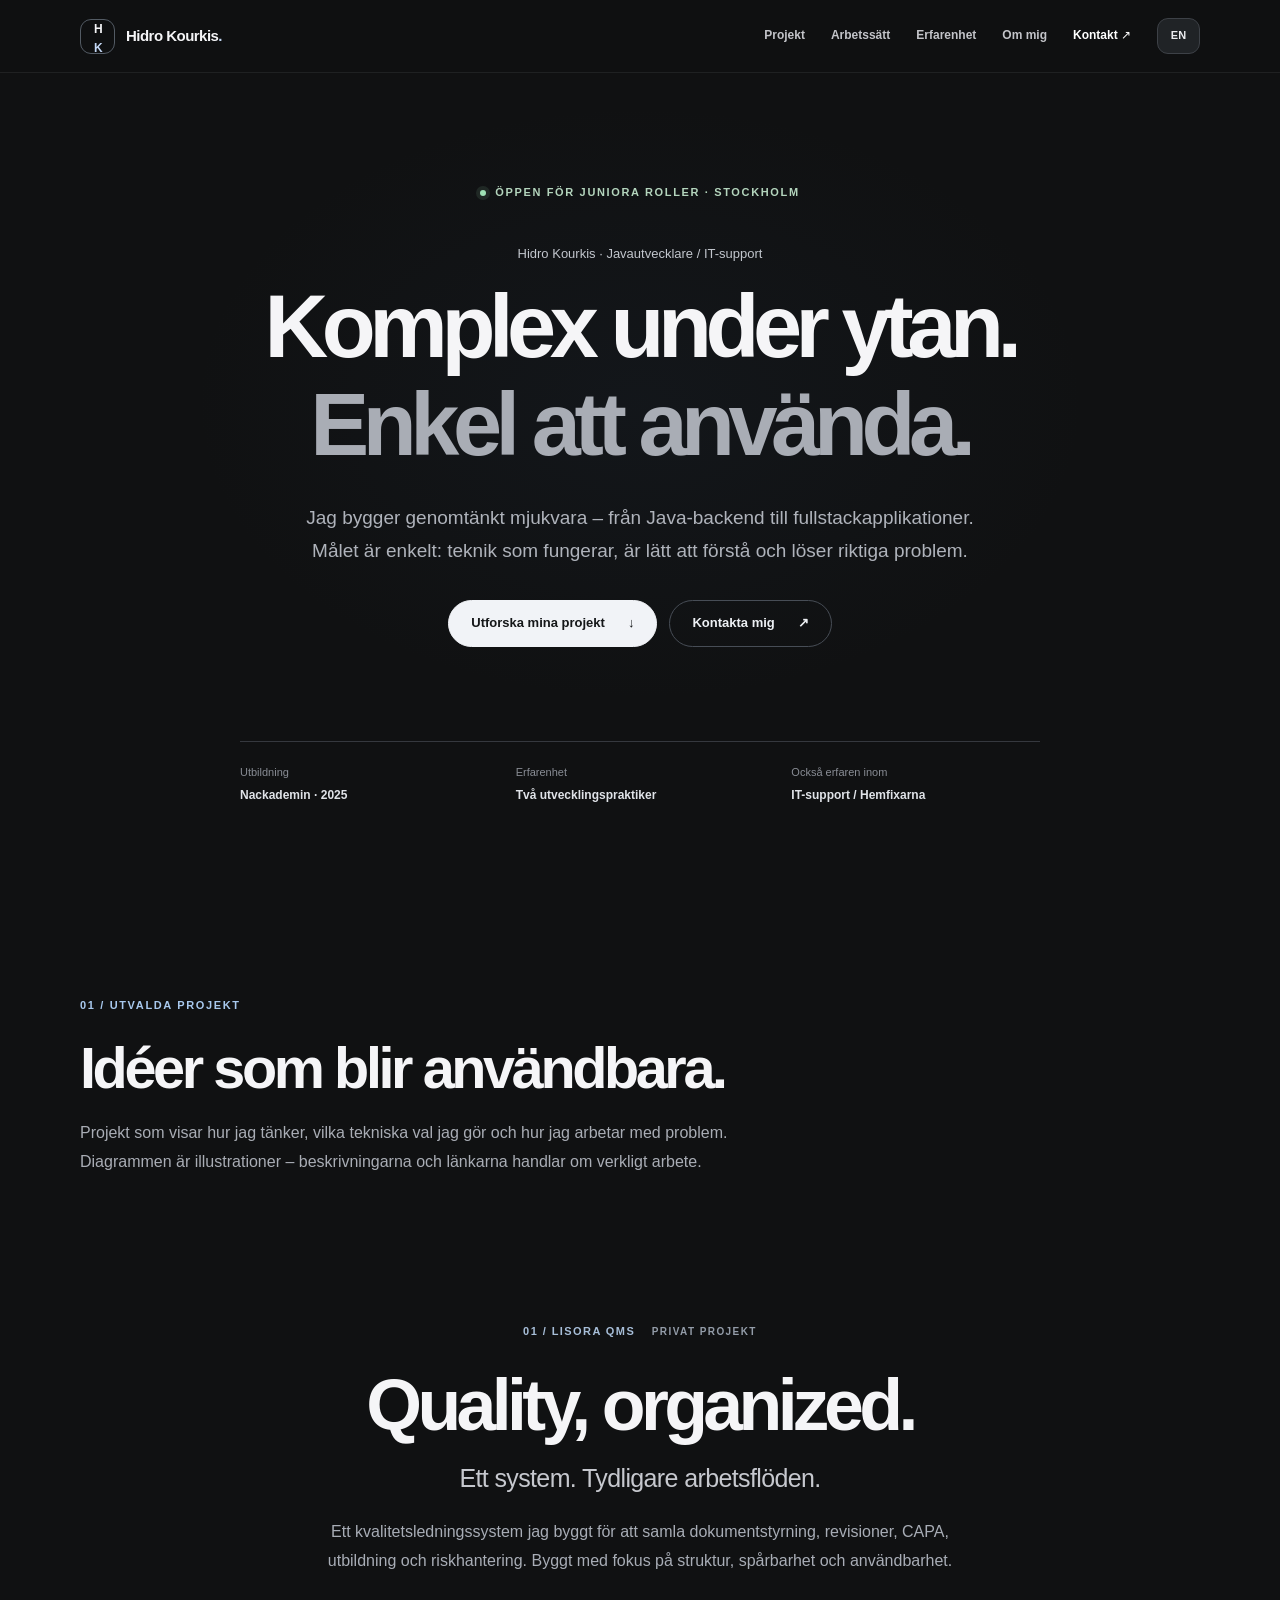
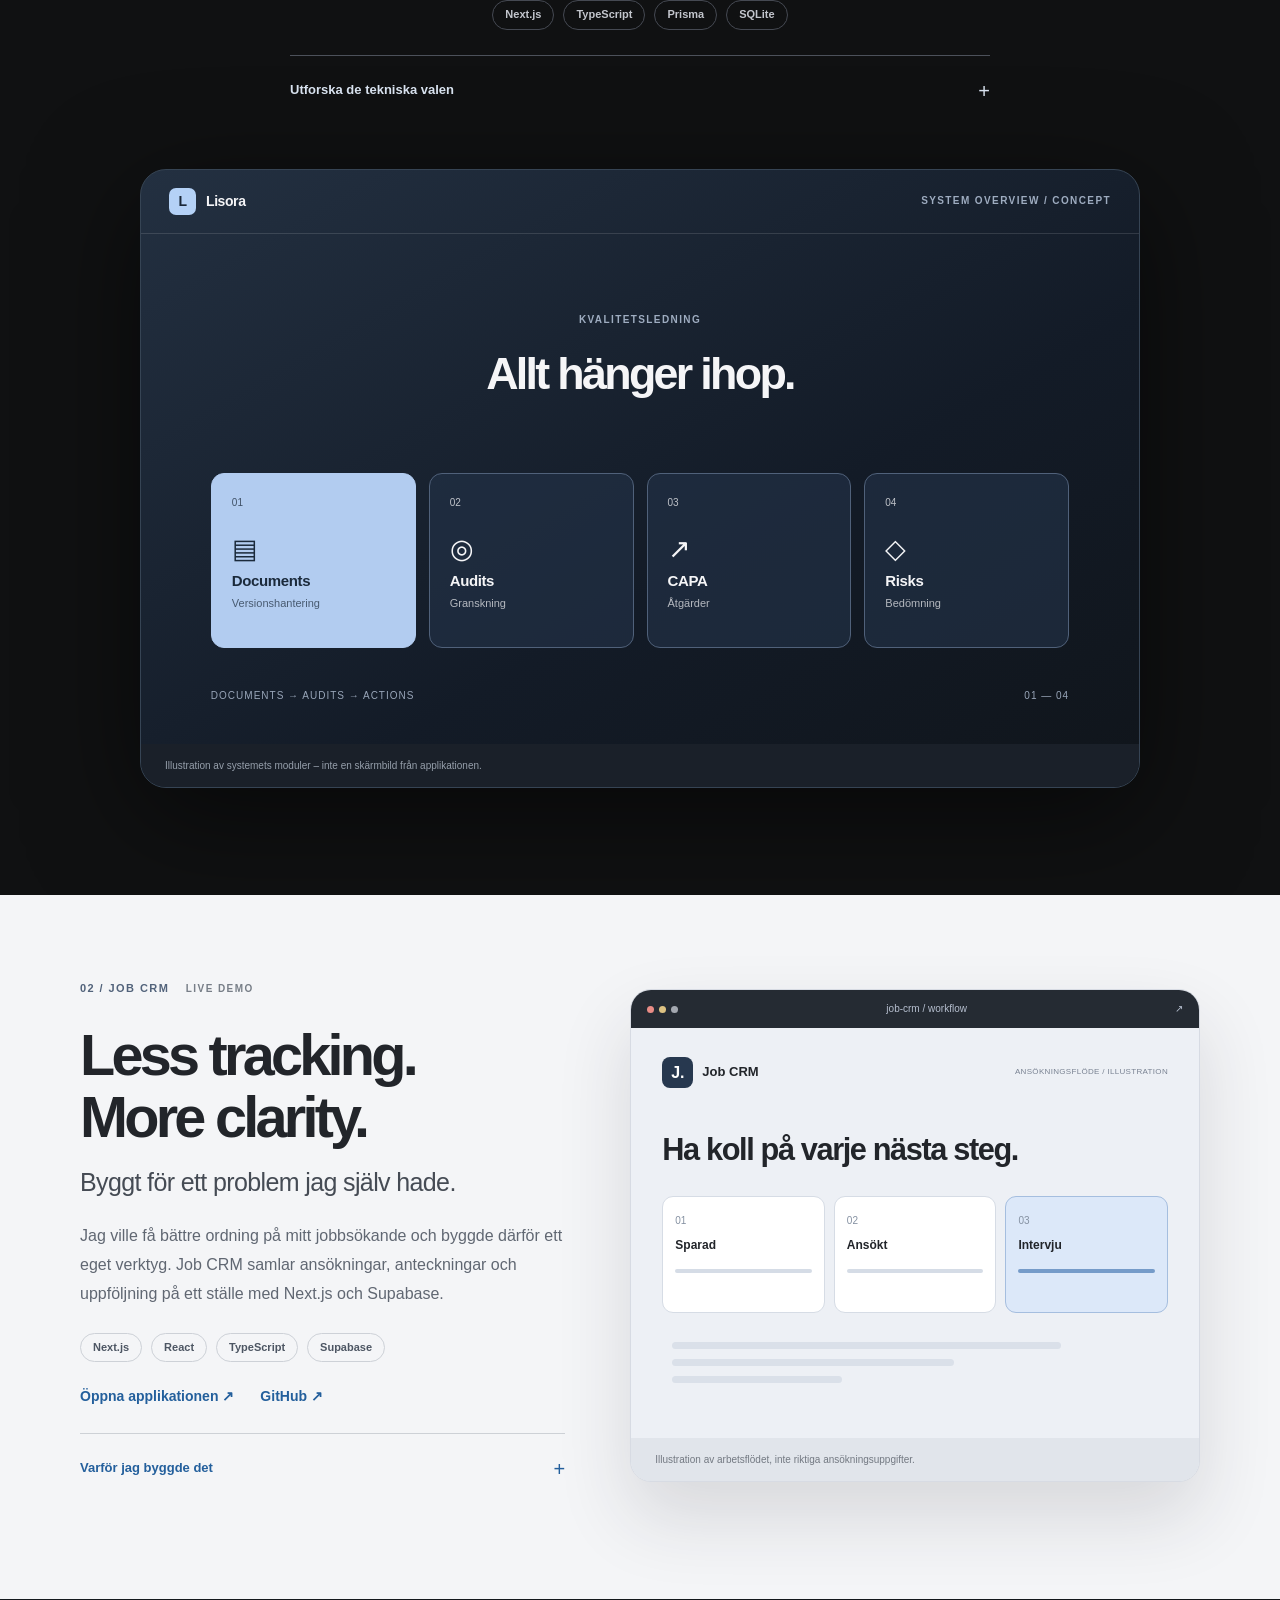
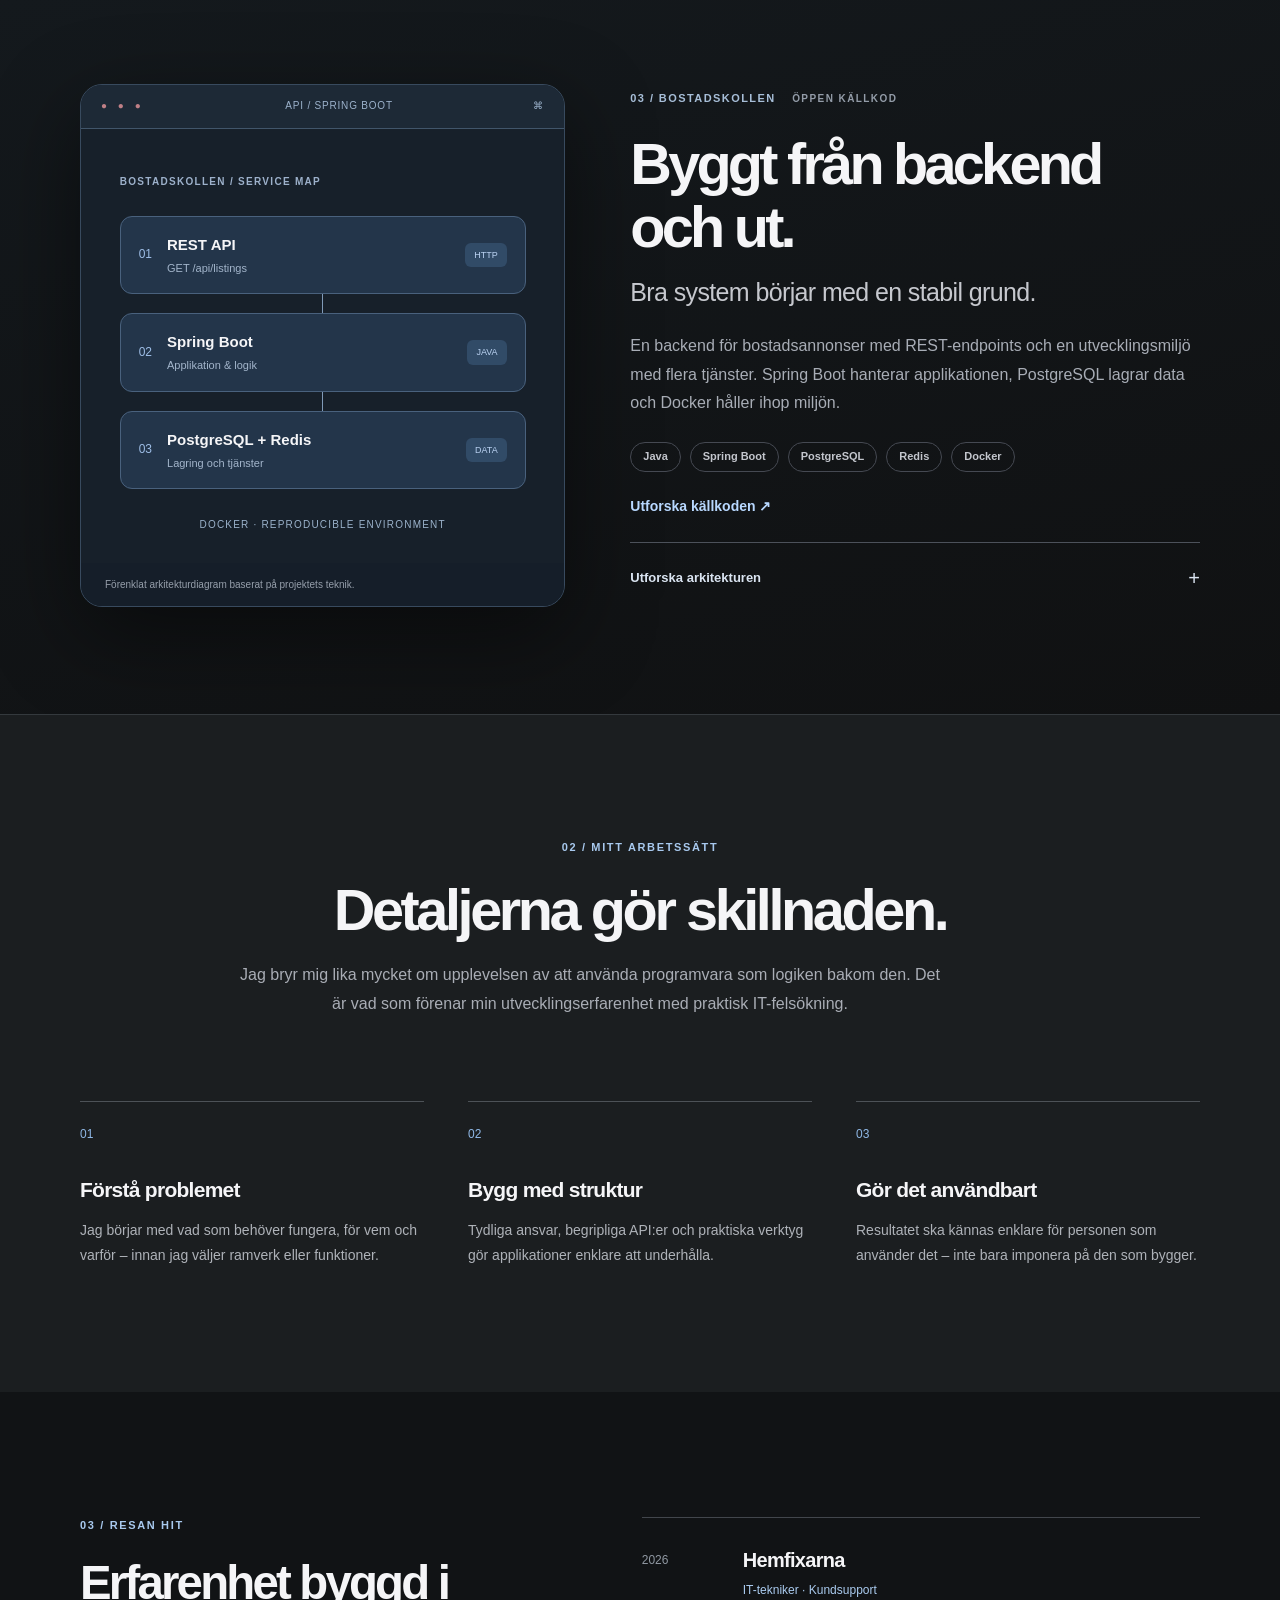
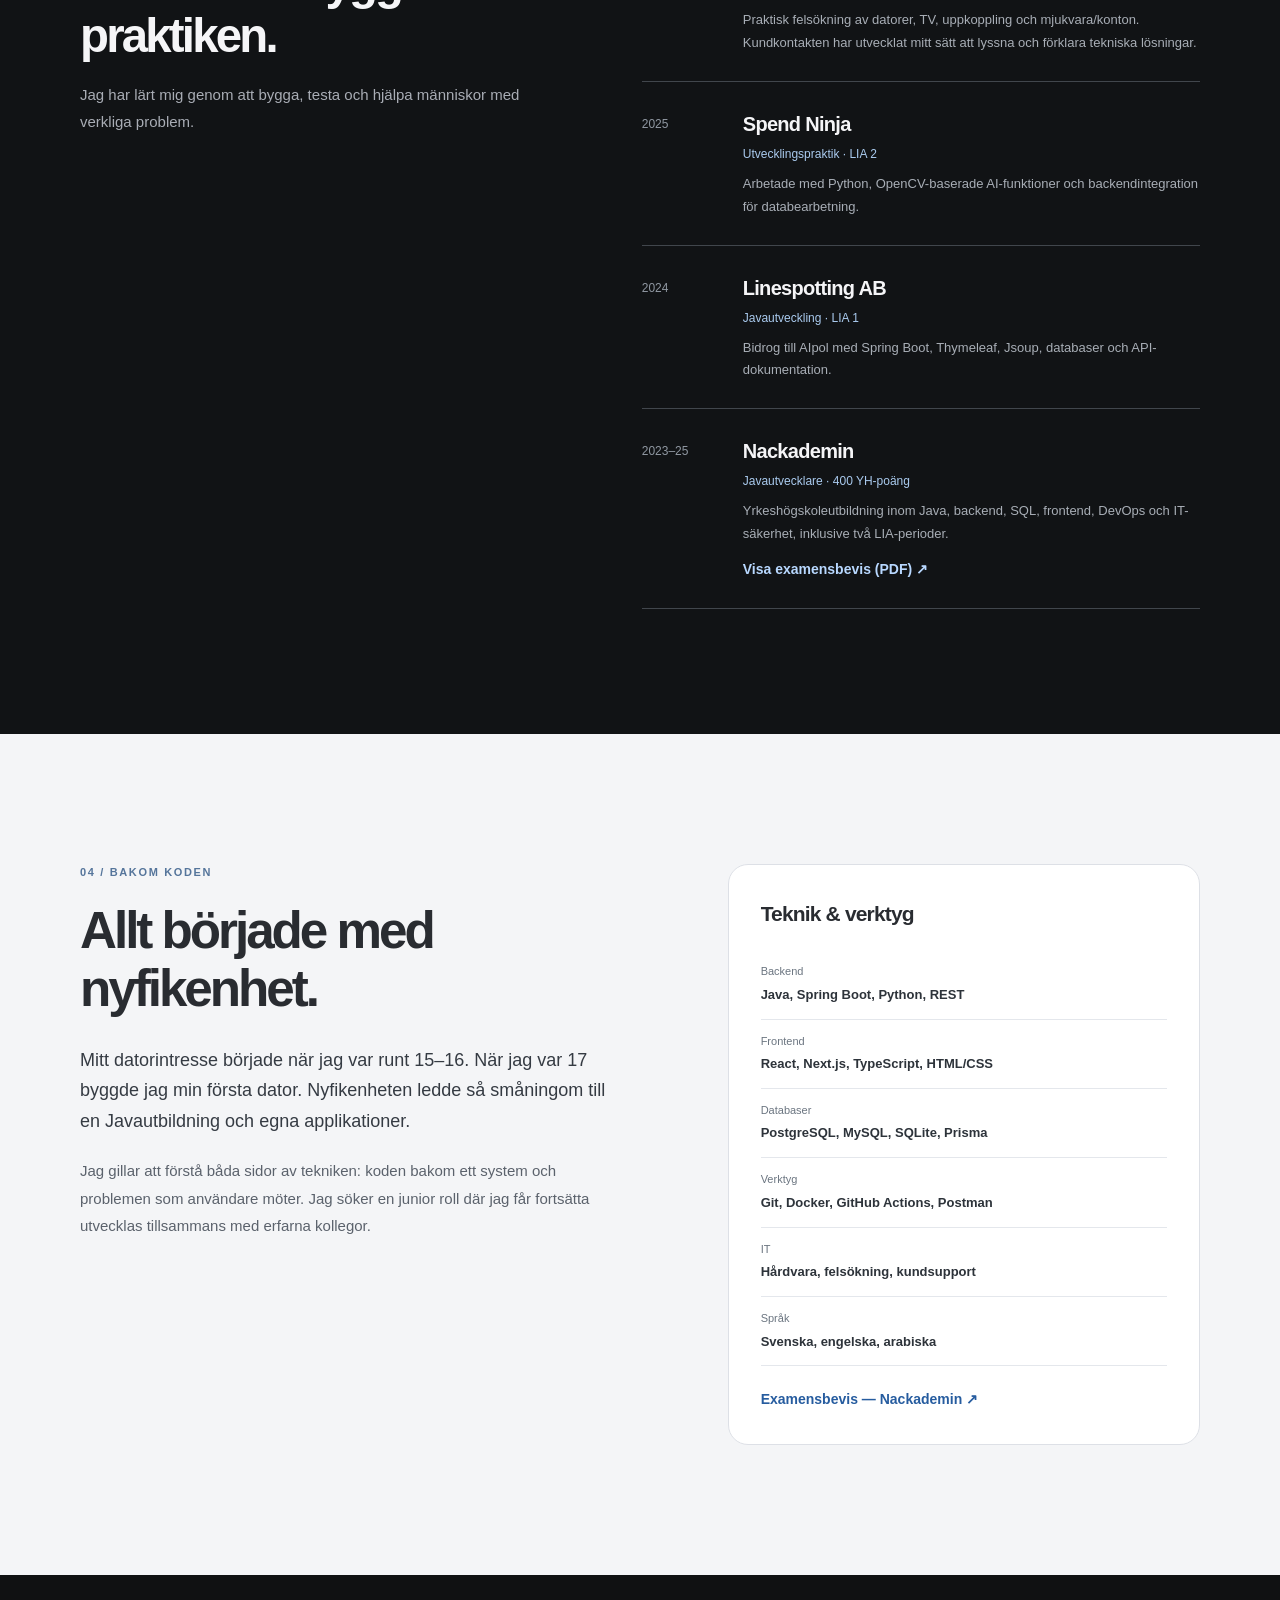
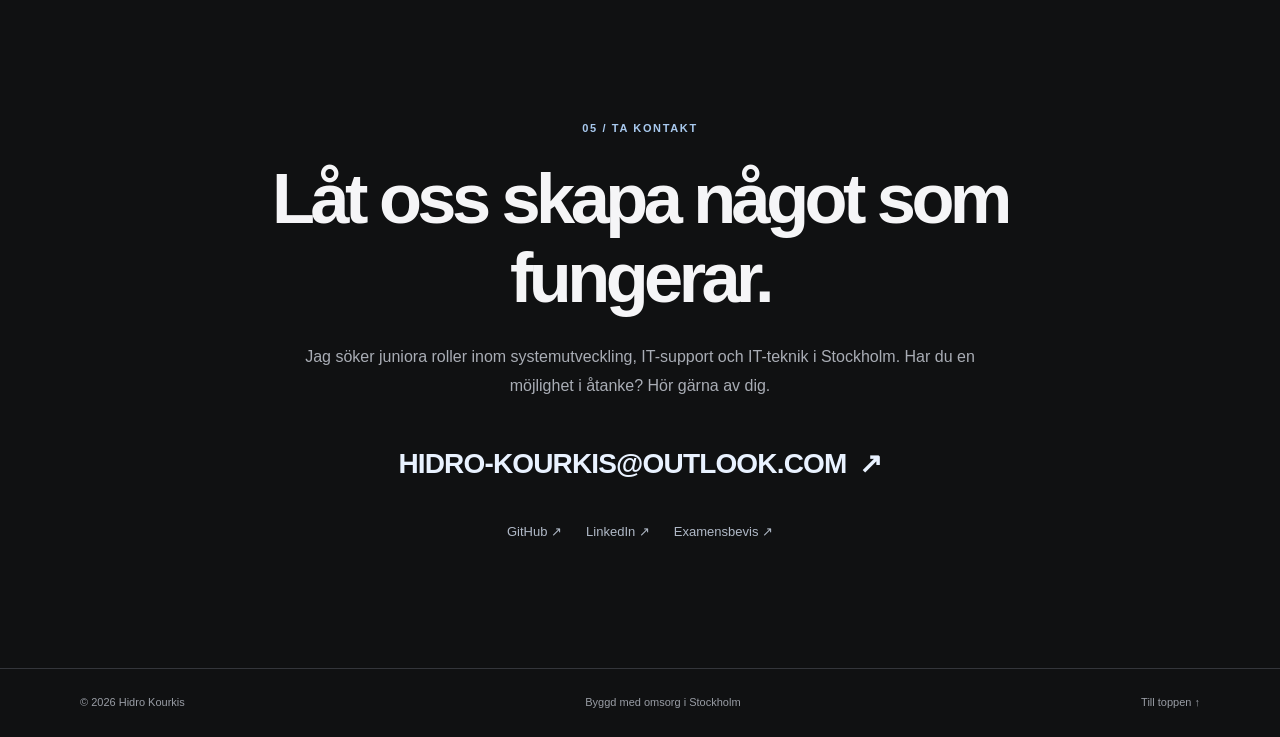
<file: index.html>
<!doctype html>
<html lang="sv">
<head>
  <meta charset="utf-8">
  <meta name="viewport" content="width=device-width, initial-scale=1">
  <meta name="theme-color" content="#101112">
  <meta name="description" content="Hidro Kourkis — Javautvecklare från Nackademin med erfarenhet av Spring Boot, fullstackutveckling, AI-integration och IT-support. Projekt och erfarenhet i Stockholm.">
  <link rel="canonical" href="https://portfolio-eight-sand-2xd99wvahs.vercel.app/">
  <meta property="og:type" content="website">
  <meta property="og:site_name" content="Hidro Kourkis — Portfolio">
  <meta property="og:title" content="Hidro Kourkis — Java Developer &amp; IT Support">
  <meta property="og:description" content="Utveckling med fokus på enkelhet, struktur och användbarhet. Se verkliga projekt, erfarenhet och utbildning.">
  <meta property="og:url" content="https://portfolio-eight-sand-2xd99wvahs.vercel.app/">
  <meta name="twitter:card" content="summary">
  <link rel="icon" href="data:image/svg+xml,%3Csvg xmlns='http://www.w3.org/2000/svg' viewBox='0 0 64 64'%3E%3Crect width='64' height='64' rx='17' fill='%23101112'/%3E%3Ctext x='10' y='43' font-family='Arial' font-size='29' font-weight='bold' fill='%23ebedef'%3EHK%3C/text%3E%3C/svg%3E">
  <link rel="stylesheet" href="v4.css">
  <script src="v4.js" defer></script>
  <script type="application/ld+json">
  {"@context":"https://schema.org","@type":"Person","name":"Hidro Kourkis","jobTitle":"Junior Java Developer","address":{"@type":"PostalAddress","addressLocality":"Stockholm","addressCountry":"SE"},"alumniOf":{"@type":"CollegeOrUniversity","name":"Nackademin"},"sameAs":["https://github.com/officialHkGG","https://www.linkedin.com/in/hidro-kourkis-462089275/"],"knowsAbout":["Java","Spring Boot","React","TypeScript","PostgreSQL","Docker","IT support"]}
  </script>
  <title>Hidro Kourkis — Javautvecklare &amp; IT-support, Stockholm</title>
</head>
<body>
  <a class="skip-link" href="#main" data-en="Skip to content">Hoppa till innehållet</a>
  <header class="site-header" id="site-header">
    <div class="container nav-shell">
      <a href="#top" class="wordmark" aria-label="Hidro Kourkis — startsida">
        <span class="monogram" aria-hidden="true">H<span class="mark-k">K</span></span>
        <span>Hidro Kourkis<span class="period">.</span></span>
      </a>
      <button class="menu-button" id="menu-button" type="button" aria-controls="site-nav" aria-expanded="false" aria-label="Öppna menyn">
        <span class="menu-lines" aria-hidden="true"><span></span><span></span></span>
      </button>
      <nav class="site-nav" id="site-nav" aria-label="Huvudnavigation">
        <a href="#work" data-en="Work">Projekt</a>
        <a href="#approach" data-en="Approach">Arbetssätt</a>
        <a href="#experience" data-en="Experience">Erfarenhet</a>
        <a href="#about" data-en="About">Om mig</a>
        <a href="#contact" class="nav-contact" data-en="Contact ↗">Kontakt ↗</a>
        <button class="language-button" id="language-button" type="button" aria-label="Switch to English">EN</button>
      </nav>
    </div>
  </header>

  <main id="main">
    <section class="hero section-dark" id="top" aria-labelledby="hero-title">
      <div class="container hero-inner">
        <div class="eyebrow hero-eyebrow">
          <span class="presence-dot" aria-hidden="true"></span>
          <span data-en="Available for junior roles · Stockholm">Öppen för juniora roller · Stockholm</span>
        </div>
        <p class="hero-intro" data-en="Hidro Kourkis · Java Developer / IT Support">Hidro Kourkis · Javautvecklare / IT-support</p>
        <h1 id="hero-title">
          <span data-en="Complex inside.">Komplex under ytan.</span>
          <span class="muted-headline" data-en="Simple to use.">Enkel att använda.</span>
        </h1>
        <p class="hero-description" data-en="I build thoughtful software — from Java backends to full-stack applications. My goal is simple: technology that works, makes sense, and solves a real problem.">
          Jag bygger genomtänkt mjukvara – från Java-backend till fullstackapplikationer. Målet är enkelt: teknik som fungerar, är lätt att förstå och löser riktiga problem.
        </p>
        <div class="hero-actions">
          <a href="#work" class="pill-button pill-primary"><span data-en="Explore my work">Utforska mina projekt</span><span aria-hidden="true">↓</span></a>
          <a href="mailto:HIDRO-KOURKIS@OUTLOOK.COM" class="pill-button pill-outline"><span data-en="Get in touch">Kontakta mig</span><span aria-hidden="true">↗</span></a>
        </div>
        <div class="hero-bottom" aria-label="Korta fakta">
          <div><span class="fact-label" data-en="Education">Utbildning</span><strong>Nackademin · 2025</strong></div>
          <div><span class="fact-label" data-en="Experience">Erfarenhet</span><strong data-en="Two development internships">Två utvecklingspraktiker</strong></div>
          <div><span class="fact-label" data-en="Also experienced in">Också erfaren inom</span><strong>IT-support / Hemfixarna</strong></div>
        </div>
      </div>
      <div class="hero-ambient" aria-hidden="true"></div>
    </section>

    <section class="work-introduction section-dark" id="work" aria-labelledby="work-title">
      <div class="container">
        <div class="section-intro reveal">
          <span class="section-label" data-en="01 / Selected work">01 / Utvalda projekt</span>
          <h2 id="work-title" data-en="Ideas made useful.">Idéer som blir användbara.</h2>
          <p data-en="Projects that reflect my curiosity, engineering decisions and willingness to work through complex problems. The diagrams are conceptual; the descriptions and links refer to real work.">
            Projekt som visar hur jag tänker, vilka tekniska val jag gör och hur jag arbetar med problem. Diagrammen är illustrationer – beskrivningarna och länkarna handlar om verkligt arbete.
          </p>
        </div>
      </div>
    </section>

    <article class="feature feature-dark lisora-feature" id="lisora" aria-labelledby="lisora-title">
      <div class="container">
        <div class="feature-copy reveal">
          <p class="feature-index">01 / LISORA QMS <span class="feature-private" data-en="PRIVATE PROJECT">PRIVAT PROJEKT</span></p>
          <h3 id="lisora-title">Quality, organized.</h3>
          <p class="feature-tagline" data-en="One system. Clearer workflows.">Ett system. Tydligare arbetsflöden.</p>
          <p class="feature-summary" data-en="A quality management application I built to connect document control, audits, CAPA, training and risk management. Designed around structure, traceability and day-to-day usability.">
            Ett kvalitetsledningssystem jag byggt för att samla dokumentstyrning, revisioner, CAPA, utbildning och riskhantering. Byggt med fokus på struktur, spårbarhet och användbarhet.
          </p>
          <div class="tech-meta" aria-label="Teknik"><span>Next.js</span><span>TypeScript</span><span>Prisma</span><span>SQLite</span></div>
          <details class="case-expand">
            <summary><span data-en="Explore the technical decisions">Utforska de tekniska valen</span><span aria-hidden="true">+</span></summary>
            <div class="case-expand-body">
              <p data-en="The challenge was keeping connected quality workflows understandable: documents need revisions, audits surface findings, and corrective actions require traceability. I organized these responsibilities into separate modules.">
                Utmaningen var att göra sammanhängande kvalitetsflöden begripliga: dokument behöver versioner, revisioner leder till observationer och åtgärder måste kunna följas upp. Jag delade därför upp ansvaret i tydliga moduler.
              </p>
              <p data-en="This is an independent project and is not presented as a production deployment or a certified QMS.">Det här är ett eget utvecklingsprojekt, inte ett produktionssystem eller ett certifierat QMS.</p>
            </div>
          </details>
        </div>

        <figure class="product-art product-art-lisora reveal" aria-label="Illustration av Lisora QMS moduler">
          <div class="art-topline"><span class="art-brand"><span class="art-brand-mark">L</span> Lisora</span><span class="art-meta">SYSTEM OVERVIEW / CONCEPT</span></div>
          <div class="lisora-art-content">
            <div class="art-heading-group"><p class="art-mini" data-en="QUALITY MANAGEMENT">KVALITETSLEDNING</p><div class="art-headline" data-en="Connected by design.">Allt hänger ihop.</div></div>
            <div class="module-grid">
              <div class="module module-primary"><span class="module-number">01</span><span class="module-symbol" aria-hidden="true">▤</span><strong>Documents</strong><small data-en="Version control">Versionshantering</small></div>
              <div class="module"><span class="module-number">02</span><span class="module-symbol" aria-hidden="true">◎</span><strong>Audits</strong><small data-en="Review">Granskning</small></div>
              <div class="module"><span class="module-number">03</span><span class="module-symbol" aria-hidden="true">↗</span><strong>CAPA</strong><small data-en="Actions">Åtgärder</small></div>
              <div class="module"><span class="module-number">04</span><span class="module-symbol" aria-hidden="true">◇</span><strong>Risks</strong><small data-en="Assessment">Bedömning</small></div>
            </div>
            <div class="art-bottomline"><span>DOCUMENTS → AUDITS → ACTIONS</span><span>01 — 04</span></div>
          </div>
          <figcaption data-en="Conceptual visualization of implemented modules — not an application screenshot.">Illustration av systemets moduler – inte en skärmbild från applikationen.</figcaption>
        </figure>
      </div>
    </article>

    <article class="feature feature-light job-feature" id="job-crm" aria-labelledby="job-title">
      <div class="container feature-layout">
        <div class="feature-copy reveal">
          <p class="feature-index">02 / JOB CRM <span data-en="LIVE DEMO">LIVE DEMO</span></p>
          <h3 id="job-title">Less tracking.<br>More clarity.</h3>
          <p class="feature-tagline" data-en="Built for a problem I actually had.">Byggt för ett problem jag själv hade.</p>
          <p class="feature-summary" data-en="I wanted a better way to organize my job search, so I built one. Job CRM brings applications, notes and progress into a single place using Next.js and Supabase.">
            Jag ville få bättre ordning på mitt jobbsökande och byggde därför ett eget verktyg. Job CRM samlar ansökningar, anteckningar och uppföljning på ett ställe med Next.js och Supabase.
          </p>
          <div class="tech-meta"><span>Next.js</span><span>React</span><span>TypeScript</span><span>Supabase</span></div>
          <div class="feature-links">
            <a class="subtle-link" href="https://job-crm-six.vercel.app/" target="_blank" rel="noopener noreferrer" data-en="Open live application ↗">Öppna applikationen ↗</a>
            <a class="subtle-link" href="https://github.com/officialHkGG/job-crm" target="_blank" rel="noopener noreferrer">GitHub ↗</a>
          </div>
          <details class="case-expand">
            <summary><span data-en="Why I built it">Varför jag byggde det</span><span aria-hidden="true">+</span></summary>
            <div class="case-expand-body">
              <p data-en="The product started with a personal need: keeping track of applications and next steps without scattered notes. The design prioritizes an overview and a predictable workflow.">
                Projektet började med ett verkligt behov: att hålla reda på ansökningar och nästa steg utan utspridda anteckningar. Designen fokuserar på överblick och ett förutsägbart arbetsflöde.
              </p>
            </div>
          </details>
        </div>
        <figure class="product-art product-art-job reveal">
          <div class="browser-chrome" aria-hidden="true"><span class="chrome-dots"><i></i><i></i><i></i></span><span>job-crm / workflow</span><span>↗</span></div>
          <div class="job-art-content">
            <div class="board-intro"><div><span class="board-mark">J.</span><span class="board-title">Job CRM</span></div><small data-en="APPLICATION FLOW / CONCEPT">ANSÖKNINGSFLÖDE / ILLUSTRATION</small></div>
            <div class="board-heading" data-en="Keep every next step in sight.">Ha koll på varje nästa steg.</div>
            <div class="pipeline" role="img" aria-label="Illustration av olika steg i en jobbansökan">
              <div class="pipeline-step"><span class="step-no">01</span><strong data-en="Saved">Sparad</strong><span class="pipeline-bar"></span></div>
              <div class="pipeline-step"><span class="step-no">02</span><strong data-en="Applied">Ansökt</strong><span class="pipeline-bar"></span></div>
              <div class="pipeline-step active-step"><span class="step-no">03</span><strong data-en="Interview">Intervju</strong><span class="pipeline-bar"></span></div>
            </div>
            <div class="board-detail" aria-hidden="true"><span class="detail-line long"></span><span class="detail-line mid"></span><span class="detail-line short"></span></div>
          </div>
          <figcaption data-en="Illustration of the workflow, not actual application data.">Illustration av arbetsflödet, inte riktiga ansökningsuppgifter.</figcaption>
        </figure>
      </div>
    </article>

    <article class="feature feature-dark bostad-feature" id="bostadskollen" aria-labelledby="bostad-title">
      <div class="container feature-layout feature-reverse">
        <div class="feature-copy reveal">
          <p class="feature-index">03 / BOSTADSKOLLEN <span data-en="OPEN SOURCE">ÖPPEN KÄLLKOD</span></p>
          <h3 id="bostad-title" data-en="Built from the backend up.">Byggt från backend och ut.</h3>
          <p class="feature-tagline" data-en="Good systems begin with solid foundations.">Bra system börjar med en stabil grund.</p>
          <p class="feature-summary" data-en="A housing listings backend with REST endpoints and a multi-service development environment. Spring Boot handles the application, PostgreSQL the persistent data and Docker the environment.">
            En backend för bostadsannonser med REST-endpoints och en utvecklingsmiljö med flera tjänster. Spring Boot hanterar applikationen, PostgreSQL lagrar data och Docker håller ihop miljön.
          </p>
          <div class="tech-meta"><span>Java</span><span>Spring Boot</span><span>PostgreSQL</span><span>Redis</span><span>Docker</span></div>
          <div class="feature-links"><a class="subtle-link" href="https://github.com/officialHkGG/Bostadsk-" target="_blank" rel="noopener noreferrer" data-en="Explore source code ↗">Utforska källkoden ↗</a></div>
          <details class="case-expand">
            <summary><span data-en="Explore the architecture">Utforska arkitekturen</span><span aria-hidden="true">+</span></summary>
            <div class="case-expand-body"><p data-en="The project separates request handling, data persistence and supporting services. Docker Compose provides a reproducible local environment.">
              Projektet separerar hantering av API-anrop, datalagring och stödjande tjänster. Docker Compose ger en reproducerbar lokal utvecklingsmiljö.</p></div>
          </details>
        </div>
        <figure class="product-art product-art-api reveal">
          <div class="api-topbar"><span class="terminal-dots" aria-hidden="true">● ● ●</span><span>API / SPRING BOOT</span><span>⌘</span></div>
          <div class="api-visual-content">
            <p class="api-small-label">BOSTADSKOLLEN / SERVICE MAP</p>
            <div class="api-stack">
              <div class="api-layer"><span class="api-layer-no">01</span><div><strong>REST API</strong><small>GET /api/listings</small></div><span class="api-layer-state">HTTP</span></div>
              <div class="api-connector" aria-hidden="true"></div>
              <div class="api-layer"><span class="api-layer-no">02</span><div><strong>Spring Boot</strong><small data-en="Application &amp; business logic">Applikation &amp; logik</small></div><span class="api-layer-state">JAVA</span></div>
              <div class="api-connector" aria-hidden="true"></div>
              <div class="api-layer"><span class="api-layer-no">03</span><div><strong>PostgreSQL + Redis</strong><small data-en="Storage and services">Lagring och tjänster</small></div><span class="api-layer-state">DATA</span></div>
            </div>
            <div class="api-foot">DOCKER · REPRODUCIBLE ENVIRONMENT</div>
          </div>
          <figcaption data-en="Simplified architecture diagram based on the project technologies.">Förenklat arkitekturdiagram baserat på projektets teknik.</figcaption>
        </figure>
      </div>
    </article>

    <section class="approach-section" id="approach" aria-labelledby="approach-title">
      <div class="container">
        <div class="section-intro centered reveal">
          <span class="section-label" data-en="02 / How I think">02 / Mitt arbetssätt</span>
          <h2 id="approach-title" data-en="The small details matter.">Detaljerna gör skillnaden.</h2>
          <p data-en="I care about the experience of using software as much as the logic that makes it work. That's what connects my development work with hands-on IT troubleshooting.">
            Jag bryr mig lika mycket om upplevelsen av att använda programvara som logiken bakom den. Det är vad som förenar min utvecklingserfarenhet med praktisk IT-felsökning.
          </p>
        </div>
        <div class="approach-grid">
          <div class="approach-item reveal"><span>01</span><h3 data-en="Understand the problem">Förstå problemet</h3><p data-en="I start with what needs to work, for whom, and why — before choosing frameworks or features.">Jag börjar med vad som behöver fungera, för vem och varför – innan jag väljer ramverk eller funktioner.</p></div>
          <div class="approach-item reveal"><span>02</span><h3 data-en="Build with structure">Bygg med struktur</h3><p data-en="Clear responsibilities, understandable APIs and practical tools make applications easier to maintain.">Tydliga ansvar, begripliga API:er och praktiska verktyg gör applikationer enklare att underhålla.</p></div>
          <div class="approach-item reveal"><span>03</span><h3 data-en="Make it useful">Gör det användbart</h3><p data-en="The end result should feel simpler to the person using it — not just impressive to the developer.">Resultatet ska kännas enklare för personen som använder det – inte bara imponera på den som bygger.</p></div>
        </div>
      </div>
    </section>

    <section class="experience-section" id="experience" aria-labelledby="experience-title">
      <div class="container experience-layout">
        <div class="sticky-aside reveal"><span class="section-label" data-en="03 / Journey">03 / Resan hit</span><h2 id="experience-title" data-en="Experience built in practice.">Erfarenhet byggd i praktiken.</h2><p data-en="Learning by building, testing and helping people in real situations.">Jag har lärt mig genom att bygga, testa och hjälpa människor med verkliga problem.</p></div>
        <div class="timeline">
          <article class="timeline-entry reveal"><span class="timeline-year">2026</span><div><h3>Hemfixarna</h3><p class="timeline-position" data-en="IT technician · Customer support">IT-tekniker · Kundsupport</p><p data-en="Hands-on troubleshooting with computers, TV, connectivity and software/account setup. Working directly with customers strengthened my ability to listen and communicate technical solutions.">Praktisk felsökning av datorer, TV, uppkoppling och mjukvara/konton. Kundkontakten har utvecklat mitt sätt att lyssna och förklara tekniska lösningar.</p></div></article>
          <article class="timeline-entry reveal"><span class="timeline-year">2025</span><div><h3>Spend Ninja</h3><p class="timeline-position" data-en="Development internship · LIA 2">Utvecklingspraktik · LIA 2</p><p data-en="Worked with Python, OpenCV-based AI functionality and backend integration for data processing workflows.">Arbetade med Python, OpenCV-baserade AI-funktioner och backendintegration för databearbetning.</p></div></article>
          <article class="timeline-entry reveal"><span class="timeline-year">2024</span><div><h3>Linespotting AB</h3><p class="timeline-position" data-en="Java development internship · LIA 1">Javautveckling · LIA 1</p><p data-en="Contributed to AIpol with Spring Boot, Thymeleaf, Jsoup, databases and API documentation.">Bidrog till AIpol med Spring Boot, Thymeleaf, Jsoup, databaser och API-dokumentation.</p></div></article>
          <article class="timeline-entry reveal"><span class="timeline-year">2023–25</span><div><h3>Nackademin</h3><p class="timeline-position" data-en="Java Developer · 400 YH credits">Javautvecklare · 400 YH-poäng</p><p data-en="Higher vocational education in Java, backend, SQL, frontend, DevOps and software security, including two internships.">Yrkeshögskoleutbildning inom Java, backend, SQL, frontend, DevOps och IT-säkerhet, inklusive två LIA-perioder.</p><a class="text-arrow" href="assets/examensbevis.pdf" target="_blank" rel="noopener" data-en="View diploma (PDF) ↗">Visa examensbevis (PDF) ↗</a></div></article>
        </div>
      </div>
    </section>

    <section class="about-section" id="about" aria-labelledby="about-title">
      <div class="container about-layout">
        <div class="about-main reveal">
          <span class="section-label" data-en="04 / Beyond the code">04 / Bakom koden</span>
          <h2 id="about-title" data-en="Curiosity started it all.">Allt började med nyfikenhet.</h2>
          <p class="about-intro" data-en="I got interested in computers when I was around 15–16. At 17, I built my first PC. That curiosity eventually led me to study Java development and build my own applications.">
            Mitt datorintresse började när jag var runt 15–16. När jag var 17 byggde jag min första dator. Nyfikenheten ledde så småningom till en Javautbildning och egna applikationer.
          </p>
          <p data-en="I like understanding both sides of technology: the code behind a system and the problems people face when using it. I'm looking for a junior role where I can keep growing alongside experienced colleagues.">
            Jag gillar att förstå båda sidor av tekniken: koden bakom ett system och problemen som användare möter. Jag söker en junior roll där jag får fortsätta utvecklas tillsammans med erfarna kollegor.
          </p>
        </div>
        <aside class="skills-summary reveal" aria-labelledby="skills-title">
          <h3 id="skills-title" data-en="Tools & technologies">Teknik & verktyg</h3>
          <dl>
            <div><dt>Backend</dt><dd>Java, Spring Boot, Python, REST</dd></div>
            <div><dt>Frontend</dt><dd>React, Next.js, TypeScript, HTML/CSS</dd></div>
            <div><dt data-en="Data">Databaser</dt><dd>PostgreSQL, MySQL, SQLite, Prisma</dd></div>
            <div><dt data-en="Tools">Verktyg</dt><dd>Git, Docker, GitHub Actions, Postman</dd></div>
            <div><dt>IT</dt><dd data-en="Hardware, troubleshooting, customer support">Hårdvara, felsökning, kundsupport</dd></div>
            <div><dt data-en="Languages">Språk</dt><dd data-en="Swedish, English, Arabic">Svenska, engelska, arabiska</dd></div>
          </dl>
          <a class="text-arrow" href="assets/examensbevis.pdf" target="_blank" rel="noopener" data-en="Diploma — Nackademin ↗">Examensbevis — Nackademin ↗</a>
        </aside>
      </div>
    </section>

    <section class="contact-section" id="contact" aria-labelledby="contact-title">
      <div class="container contact-inner reveal">
        <span class="section-label" data-en="05 / Get in touch">05 / Ta kontakt</span>
        <h2 id="contact-title" data-en="Let's make something useful.">Låt oss skapa något som fungerar.</h2>
        <p data-en="I'm looking for junior developer, IT support and IT technician roles in Stockholm. Have a position in mind? I'd be glad to hear from you.">
          Jag söker juniora roller inom systemutveckling, IT-support och IT-teknik i Stockholm. Har du en möjlighet i åtanke? Hör gärna av dig.
        </p>
        <a href="mailto:HIDRO-KOURKIS@OUTLOOK.COM" class="contact-email">HIDRO-KOURKIS@OUTLOOK.COM <span aria-hidden="true">↗</span></a>
        <div class="contact-social">
          <a href="https://github.com/officialHkGG" target="_blank" rel="noopener noreferrer">GitHub ↗</a>
          <a href="https://www.linkedin.com/in/hidro-kourkis-462089275/" target="_blank" rel="noopener noreferrer">LinkedIn ↗</a>
          <a href="assets/examensbevis.pdf" target="_blank" rel="noopener" data-en="Diploma ↗">Examensbevis ↗</a>
        </div>
      </div>
    </section>
  </main>
  <footer class="site-footer">
    <div class="container footer-inner">
      <span>© <span id="year">2026</span> Hidro Kourkis</span>
      <span data-en="Built with care in Stockholm">Byggd med omsorg i Stockholm</span>
      <a href="#top" data-en="Back to top ↑">Till toppen ↑</a>
    </div>
  </footer>
</body>
</html>
</file>
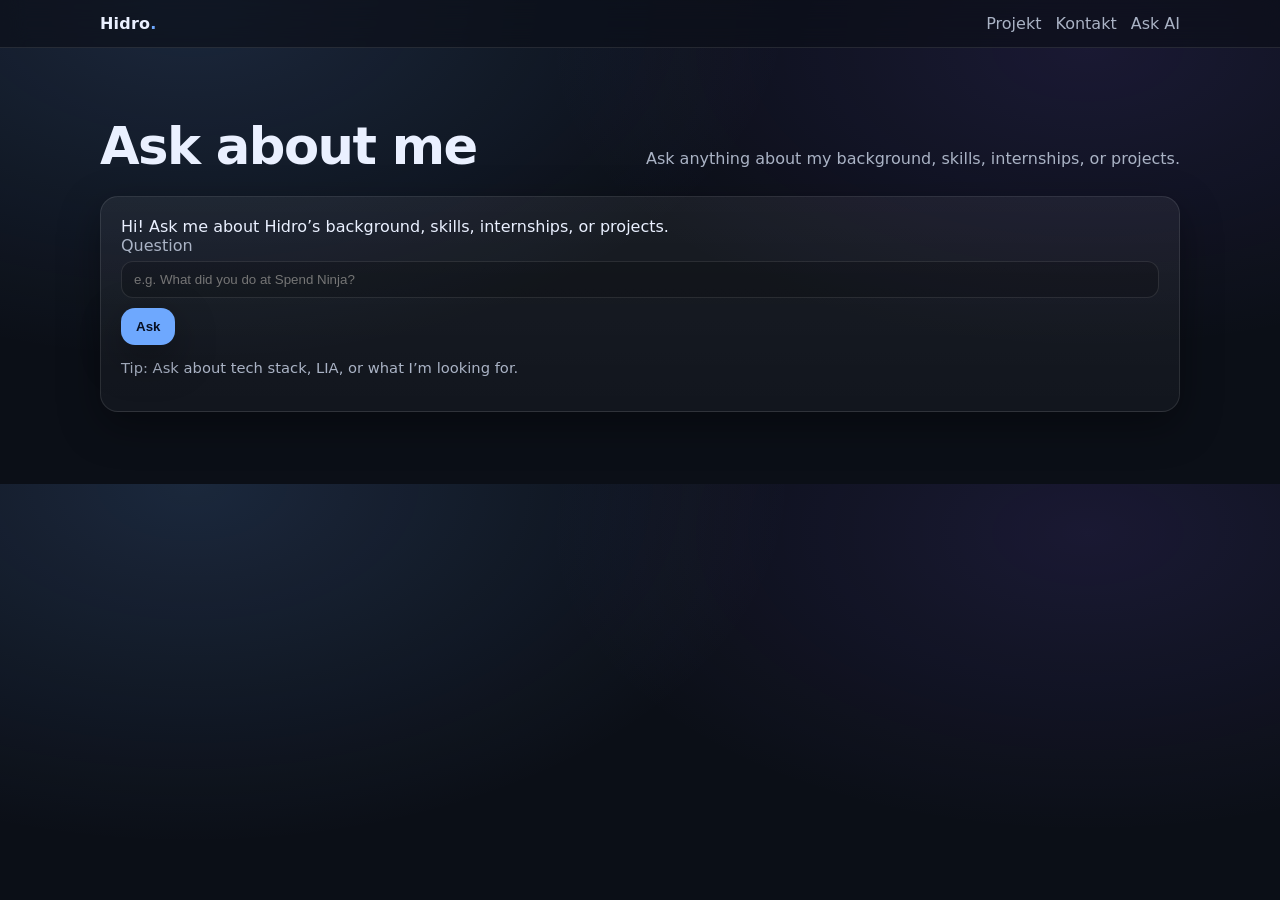
<file: ask.html>
<!doctype html>
<html lang="sv" data-theme="dark">
<head>
  <meta charset="utf-8" />
  <meta name="viewport" content="width=device-width, initial-scale=1" />
  <title>Ask Hidro AI</title>
  <link rel="stylesheet" href="style.css" />
</head>
<body>
<header class="topbar">
  <div class="container topbar-inner">
    <a class="logo" href="index.html#top">Hidro<span>.</span></a>
    <nav class="nav">
      <a href="index.html#projects">Projekt</a>
      <a href="index.html#contact">Kontakt</a>
      <a href="ask.html">Ask AI</a>
    </nav>
  </div>
</header>

<main class="section">
  <div class="container">
    <div class="section-head">
      <h1 class="headline">Ask about me</h1>
      <p class="muted">Ask anything about my background, skills, internships, or projects.</p>
    </div>

    <div class="card">
      <div id="chat" class="chat"></div>

      <form id="askForm" class="form">
        <label>
          Question
          <input id="q" name="q" required placeholder="e.g. What did you do at Spend Ninja?" />
        </label>
        <button class="btn" id="askBtn" type="submit">
          <span class="btn-text">Ask</span>
          <span class="btn-spinner" aria-hidden="true"></span>
        </button>
        <p class="muted small" id="hint">Tip: Ask about tech stack, LIA, or what I’m looking for.</p>
      </form>
    </div>
  </div>
</main>

<script>
  // Change this to your Worker URL later:
  const API_URL = "https://YOUR-WORKER.yourname.workers.dev/ask";

  const chat = document.getElementById("chat");
  const form = document.getElementById("askForm");
  const q = document.getElementById("q");
  const btn = document.getElementById("askBtn");
  const hint = document.getElementById("hint");

  function addMsg(role, text){
    const el = document.createElement("div");
    el.className = "msg " + role;
    el.textContent = text;
    chat.appendChild(el);
    chat.scrollTop = chat.scrollHeight;
  }

  function setLoading(on){
    btn.classList.toggle("loading", on);
    btn.querySelector(".btn-text").textContent = on ? "Thinking..." : "Ask";
  }

  addMsg("assistant", "Hi! Ask me about Hidro’s background, skills, internships, or projects.");

  form.addEventListener("submit", async (e) => {
    e.preventDefault();
    const question = q.value.trim();
    if(!question) return;

    addMsg("user", question);
    q.value = "";
    setLoading(true);
    hint.textContent = "Answering…";

    try{
      const res = await fetch(API_URL, {
        method: "POST",
        headers: { "Content-Type": "application/json" },
        body: JSON.stringify({ question })
      });

      if(!res.ok) throw new Error("Bad response");
      const data = await res.json();
      addMsg("assistant", data.answer || "No answer returned.");
      hint.textContent = "Ask another question!";
    }catch(err){
      addMsg("assistant", "Sorry — the AI service is not reachable right now.");
      hint.textContent = "Try again in a moment.";
    }finally{
      setLoading(false);
    }
  });
</script>
</body>
</html>
</file>
<file: v4.css>
:root {
  color-scheme: dark;
  --black:#101112; --black-2:#161819; --black-3:#1c2022;
  --white:#f5f5f7; --muted:#a6a8ae; --dim:#81858c;
  --blue:#c4d8f5; --blue-strong:#aac9f6; --hairline:#31343a;
  --light:#f5f5f7; --light-ink:#24262b;
  --container:1120px;
}
*,*::before,*::after{box-sizing:border-box}
html{scroll-behavior:smooth;scroll-padding-top:80px}
body{margin:0;min-width:320px;background:var(--black);color:var(--white);font-family:-apple-system,BlinkMacSystemFont,"Segoe UI",Inter,Roboto,Arial,sans-serif;font-size:16px;line-height:1.6;-webkit-font-smoothing:antialiased}
button,input{font:inherit}button{cursor:pointer}
a{color:inherit}a:focus-visible,button:focus-visible,summary:focus-visible{outline:3px solid var(--blue-strong);outline-offset:4px}
.container{width:min(var(--container),calc(100% - 56px));margin-inline:auto}
.skip-link{position:absolute;top:-100px;left:20px;z-index:90;background:#fff;color:#111;padding:12px 18px}.skip-link:focus{top:10px}
.site-header{position:sticky;top:0;z-index:30;background:#101112ee;border-bottom:1px solid #ffffff12;backdrop-filter:blur(18px);-webkit-backdrop-filter:blur(18px);transition:box-shadow .25s}
.site-header.is-scrolled{box-shadow:0 10px 40px #0003}
.nav-shell{height:72px;display:flex;justify-content:space-between;align-items:center;gap:24px}
.wordmark{display:flex;align-items:center;gap:11px;text-decoration:none;font-weight:700;font-size:15px;letter-spacing:-.035em;white-space:nowrap}
.period{color:var(--blue)}
.monogram{display:grid;place-items:center;position:relative;width:35px;height:35px;border:1px solid #535b64;border-radius:11px;font-size:12px;letter-spacing:-.13em;font-weight:700}
.mark-k{color:var(--blue)}
.site-nav{display:flex;align-items:center;gap:26px}
.site-nav a{font-size:12px;color:#c3c4c9;text-decoration:none;font-weight:580;transition:color .2s}
.site-nav a:hover,.site-nav a:focus-visible{color:#fff}
.site-nav a.nav-contact{color:#fff}
.language-button{font-size:11px;font-weight:700;min-width:43px;min-height:36px;padding:6px 10px;background:#202326;color:#ecedf0;border:1px solid #3d4147;border-radius:11px}
.language-button:hover{background:#292d31}
.menu-button{display:none;align-items:center;justify-content:center;width:42px;height:42px;background:#202326;border:1px solid #41444a;border-radius:10px;color:#fff}
.menu-lines{width:17px;display:grid;gap:5px}.menu-lines span{width:17px;height:1.5px;background:#f4f4f6;display:block;transition:transform .2s}
.menu-button[aria-expanded=true] .menu-lines span:first-child{transform:translateY(3.25px) rotate(45deg)}
.menu-button[aria-expanded=true] .menu-lines span:last-child{transform:translateY(-3.25px) rotate(-45deg)}
.section-dark{background:var(--black)}
.hero{position:relative;overflow:hidden;isolation:isolate}
.hero-inner{position:relative;z-index:2;min-height:690px;padding-top:111px;padding-bottom:90px;display:flex;flex-direction:column;align-items:center;text-align:center}
.hero-ambient{position:absolute;pointer-events:none;z-index:0;width:900px;height:600px;left:50%;top:30px;transform:translateX(-50%);background:radial-gradient(ellipse at center,#273b542e,transparent 70%);opacity:.7}
.eyebrow,.section-label{font-size:11px;letter-spacing:.15em;text-transform:uppercase;font-weight:680}
.hero-eyebrow{display:flex;gap:9px;align-items:center;color:#b4d5bd}
.presence-dot{width:6px;height:6px;background:#9ee0b4;border-radius:50%;box-shadow:0 0 0 4px #9ee0b41b}
.hero-intro{font-size:13px;color:#c2c6cd;margin:42px 0 14px}
.hero h1{font-size:clamp(47px,6.9vw,91px);line-height:1.1;letter-spacing:-.073em;font-weight:710;max-width:1090px;margin:0}
.hero h1 span{display:block}
.muted-headline{color:#a9adb5}
.hero-description{font-size:clamp(16px,1.5vw,19px);line-height:1.78;color:#afb3bb;max-width:685px;margin:28px auto 0}
.hero-actions{display:flex;flex-wrap:wrap;justify-content:center;gap:12px;margin-top:32px}
.pill-button{display:inline-flex;align-items:center;justify-content:center;gap:23px;text-decoration:none;border-radius:999px;font-size:13px;font-weight:660;min-height:47px;padding:11px 22px;transition:transform .22s ease,background .22s ease,border-color .22s ease}
.pill-button:hover{transform:translateY(-2px)}
.pill-primary{background:#f1f3f7;color:#151719;border:1px solid #f1f3f7}
.pill-primary:hover{background:#cbdaf0}
.pill-outline{background:transparent;color:#edf0f4;border:1px solid #474d56}
.pill-outline:hover{border-color:#a3aeba}
.hero-bottom{display:grid;grid-template-columns:repeat(3,minmax(0,1fr));gap:27px;width:min(800px,100%);border-top:1px solid #35383e;padding-top:22px;margin-top:94px;text-align:left}
.hero-bottom>div{display:flex;flex-direction:column;gap:4px}
.fact-label{color:#898d95;font-size:11px}
.hero-bottom strong{font-size:12px;color:#e0e3e8;font-weight:580}
.section-intro{max-width:810px}
.section-intro.centered{text-align:center;margin:0 auto}
.section-label{color:#a8c9ee;display:block;margin-bottom:21px}
.section-intro h2,.sticky-aside h2,.about-main h2,.contact-inner h2{font-size:clamp(36px,4.5vw,62px);font-weight:710;line-height:1.13;letter-spacing:-.059em;margin:0}
.section-intro p,.sticky-aside>p,.contact-inner>p{color:#a9adb5;font-size:16px;line-height:1.8;margin:18px 0 0;max-width:710px}
.work-introduction{padding:102px 0 62px}
.feature{overflow:hidden}
.feature>.container{padding-top:85px;padding-bottom:107px}
.feature-copy{text-align:center;max-width:780px;margin-inline:auto}
.feature-index{font-size:11px;font-weight:710;letter-spacing:.13em;color:#a7bed8;margin:0 0 26px}
.feature-index span{display:inline-block;margin-left:12px;color:#939ca8;font-size:10px}
.feature-copy h3{font-size:clamp(45px,5.6vw,76px);line-height:1.08;letter-spacing:-.065em;font-weight:725;margin:0}
.feature-tagline{font-size:clamp(19px,2vw,25px);color:#c6c8ce;font-weight:510;letter-spacing:-.025em;margin:14px 0 0}
.feature-summary{color:#a8adb6;font-size:16px;line-height:1.8;margin:20px auto 0;max-width:690px}
.tech-meta{display:flex;flex-wrap:wrap;justify-content:center;gap:9px;margin:24px 0 0}
.tech-meta span{font-size:11px;font-weight:620;border:1px solid #454952;border-radius:999px;color:#c3c6cd;padding:5px 12px}
.feature-links{margin-top:23px;display:flex;flex-wrap:wrap;justify-content:center;gap:26px}
.subtle-link,.text-arrow{color:#b8d8ff;text-decoration:none;font-size:14px;font-weight:600}
.subtle-link:hover,.text-arrow:hover{text-decoration:underline;text-underline-offset:4px}
.case-expand{max-width:700px;margin:25px auto 0;border-top:1px solid #4c515a;padding-top:12px;text-align:left}
.case-expand summary{font-weight:650;list-style:none;display:flex;align-items:center;justify-content:space-between;padding:7px 0;color:#dae4f1;cursor:pointer;font-size:13px}
.case-expand summary::-webkit-details-marker{display:none}
.case-expand summary span:last-child{font-size:20px;font-weight:400;transition:transform .2s}
.case-expand[open] summary span:last-child{transform:rotate(45deg)}
.case-expand-body{padding-bottom:4px;color:#afb6c3;font-size:13px;line-height:1.75}
.case-expand-body p{margin:10px 0}
.product-art{max-width:1000px;margin:55px auto 0;border-radius:26px;overflow:hidden;position:relative}
.product-art figcaption{position:relative;padding:14px 24px;font-size:10px;color:#969fab;line-height:1.5;background:#1a2029}
.product-art-lisora{background:linear-gradient(150deg,#233041,#131b27 60%,#10151b);border:1px solid #364454;box-shadow:0 28px 110px #0008}
.art-topline{padding:18px 28px;display:flex;justify-content:space-between;align-items:center;border-bottom:1px solid #ffffff20}
.art-brand{display:flex;align-items:center;gap:10px;font-size:14px;font-weight:690;letter-spacing:-.03em}
.art-brand-mark{background:#b4d1f6;color:#1a2737;width:27px;height:27px;border-radius:7px;display:grid;place-items:center}
.art-meta,.art-mini{font-size:10px;letter-spacing:.14em;color:#9eacc0;font-weight:650}
.lisora-art-content{padding:68px 7% 40px}
.art-heading-group{text-align:center}
.art-headline{font-size:clamp(29px,3.5vw,49px);letter-spacing:-.06em;font-weight:690}
.module-grid{display:grid;grid-template-columns:repeat(4,minmax(0,1fr));gap:13px;margin-top:64px}
.module{min-height:175px;padding:21px 20px;border:1px solid #50617a;background:#233248a6;border-radius:13px;display:flex;flex-direction:column;align-items:flex-start}
.module-primary{background:#b2ccf0;color:#1b2a3b;border-color:#b2ccf0}
.module-number{font-size:10px;opacity:.75}
.module-symbol{font-size:27px;margin:25px 0 6px;line-height:1}
.module strong{font-size:15px;letter-spacing:-.025em}
.module small{font-size:11px;opacity:.7;margin-top:2px}
.art-bottomline{margin-top:40px;display:flex;justify-content:space-between;color:#98a5b8;font-size:10px;letter-spacing:.1em}
.feature-light{background:#f4f5f7;color:#22252a}
.feature-light .feature-index{color:#52637b}
.feature-light .feature-index span{color:#777e87}
.feature-light .feature-tagline{color:#454b54}
.feature-light .feature-summary{color:#606772}
.feature-light .tech-meta span{color:#4d5663;border-color:#cdd1d7}
.feature-light .subtle-link,.feature-light .case-expand summary{color:#235f9c}
.feature-light .case-expand{border-color:#cdd1d6}
.feature-light .case-expand-body{color:#5b626c}
.feature-layout{display:grid;grid-template-columns:minmax(0,.92fr) minmax(0,1.08fr);gap:65px;align-items:center}
.feature-layout .feature-copy{text-align:left;max-width:none}
.feature-layout .feature-summary{margin-inline:0}
.feature-layout .tech-meta,.feature-layout .feature-links{justify-content:flex-start}
.feature-layout .case-expand{max-width:none}
.feature-layout .product-art{margin:0}
.feature-layout .feature-copy h3{font-size:clamp(43px,4.5vw,67px)}
.product-art-job{background:#edf0f5;box-shadow:0 35px 75px #22273023;border:1px solid #d7dbe3;border-radius:21px}
.product-art-job figcaption{background:#e1e5eb;color:#737982}
.browser-chrome{height:38px;display:flex;align-items:center;gap:14px;justify-content:space-between;padding:0 16px;background:#252b33;color:#b6bfcf;font-size:10px}
.chrome-dots{display:flex;gap:5px}
.chrome-dots i{width:7px;height:7px;border-radius:50%;background:#a4a8b0}
.chrome-dots i:first-child{background:#e98c86}
.chrome-dots i:nth-child(2){background:#ddc282}
.job-art-content{padding:29px 31px 36px;min-height:410px}
.board-intro{display:flex;justify-content:space-between;gap:10px;align-items:center}
.board-intro>div{display:flex;align-items:center;gap:9px}
.board-mark{width:31px;height:31px;background:#27384f;border-radius:8px;display:grid;place-items:center;color:#fff;font-weight:700}
.board-title{font-size:13px;font-weight:750}
.board-intro small{font-size:8px;color:#798292;letter-spacing:.04em}
.board-heading{font-size:clamp(20px,2.4vw,31px);font-weight:710;line-height:1.2;letter-spacing:-.045em;margin:44px 0 27px;max-width:410px}
.pipeline{display:grid;grid-template-columns:repeat(3,minmax(0,1fr));gap:9px}
.pipeline-step{background:#fff;border:1px solid #d6dce5;padding:16px 12px;border-radius:11px;display:flex;flex-direction:column;gap:7px;min-height:117px}
.pipeline-step.active-step{background:#dce8f9;border-color:#a5bedf}
.step-no{color:#8591a2;font-size:10px}
.pipeline-step strong{font-size:12px;font-weight:670}
.pipeline-bar{height:4px;background:#d5dce6;border-radius:3px;margin-top:7px}
.active-step .pipeline-bar{background:#759bc9}
.board-detail{padding:29px 10px 0;display:grid;gap:10px}
.detail-line{display:block;height:7px;background:#dae0e9;border-radius:5px}
.detail-line.long{width:80%}.detail-line.mid{width:58%}.detail-line.short{width:35%}
.feature-reverse>.feature-copy{order:2}
.feature-reverse>.product-art{order:1}
.bostad-feature{background:linear-gradient(165deg,#14191d,#101112)}
.product-art-api{background:#17202a;border:1px solid #384a5e;box-shadow:0 28px 90px #0007;border-radius:22px}
.product-art-api figcaption{background:#151e29}
.api-topbar{height:44px;display:flex;justify-content:space-between;align-items:center;padding:0 20px;background:#1d2936;font-size:10px;color:#9cb2cc;letter-spacing:.08em;border-bottom:1px solid #41556a}
.terminal-dots{color:#bf7f86;letter-spacing:4px}
.api-visual-content{padding:35px 8% 30px}
.api-small-label{color:#9db1cb;letter-spacing:.13em;font-size:10px;font-weight:710;margin-bottom:26px}
.api-stack{display:flex;flex-direction:column;align-items:center}
.api-layer{width:100%;display:flex;align-items:center;gap:15px;border:1px solid #49617d;background:#23354a;border-radius:12px;padding:16px 18px}
.api-layer-no{color:#9ebee7;font-size:12px}
.api-layer>div{flex:1}
.api-layer strong,.api-layer small{display:block}
.api-layer strong{font-size:15px}
.api-layer small{font-size:11px;color:#a3b5cb;margin-top:3px}
.api-layer-state{font-size:9px;color:#bbd3f3;background:#314b67;padding:5px 9px;border-radius:6px}
.api-connector{height:19px;width:1px;background:#809ab8}
.api-foot{margin-top:28px;text-align:center;color:#9bb2cb;font-size:10px;letter-spacing:.12em}
.approach-section{padding:124px 0;background:#1b1e20;border-top:1px solid #34393d}
.approach-grid{display:grid;grid-template-columns:repeat(3,minmax(0,1fr));gap:44px;margin-top:82px}
.approach-item{padding-top:18px;border-top:1px solid #4d5257}
.approach-item>span{color:#90b9e7;font-size:12px}
.approach-item h3{font-size:21px;letter-spacing:-.035em;margin:28px 0 11px}
.approach-item p{font-size:14px;color:#aeb2b8;line-height:1.8;margin:0}
.experience-section{background:#111315;padding:125px 0}
.experience-layout{display:grid;grid-template-columns:minmax(0,.9fr) minmax(0,1.1fr);gap:105px;align-items:start}
.sticky-aside{position:sticky;top:115px}
.sticky-aside h2{font-size:clamp(34px,3.7vw,51px)}
.sticky-aside>p{font-size:15px}
.timeline{border-top:1px solid #42464c}
.timeline-entry{display:grid;grid-template-columns:85px 1fr;gap:16px;border-bottom:1px solid #41464c;padding:26px 0}
.timeline-year{font-size:12px;color:#9098a2;padding-top:7px}
.timeline-entry h3{margin:0;font-size:20px;letter-spacing:-.035em}
.timeline-position{font-size:12px;color:#aacbef;margin:5px 0 9px}
.timeline-entry div>p:last-of-type{font-size:13px;line-height:1.75;color:#a8aeb6;margin:0}
.timeline-entry .text-arrow{display:inline-block;margin-top:12px}
.about-section{background:#f4f5f7;color:#292c31;padding:130px 0}
.about-layout{display:grid;grid-template-columns:minmax(0,1.06fr) minmax(0,.94fr);gap:115px}
.about-main .section-label{color:#55759b}
.about-main h2{font-size:clamp(36px,4vw,56px)}
.about-main p{color:#5b626c;line-height:1.86;font-size:15px;margin:20px 0 0}
.about-main p.about-intro{font-size:18px;color:#353b43;line-height:1.7;margin-top:27px}
.skills-summary{background:#fff;border:1px solid #dde0e6;border-radius:20px;padding:32px}
.skills-summary h3{font-size:21px;margin:0 0 20px;letter-spacing:-.04em}
.skills-summary dl{margin:0}
.skills-summary dl>div{padding:13px 0;border-bottom:1px solid #e4e7ec}
.skills-summary dt{color:#6b7580;font-size:11px;margin-bottom:4px}
.skills-summary dd{margin:0;color:#2d333a;font-size:13px;font-weight:550;line-height:1.6}
.skills-summary .text-arrow{display:inline-block;color:#265c9f;margin-top:22px}
.contact-section{padding:145px 0 125px;background:#101112;text-align:center}
.contact-inner{max-width:960px}
.contact-inner h2{font-size:clamp(39px,5.5vw,77px);letter-spacing:-.065em}
.contact-inner>p{margin:25px auto 0}
.contact-email{display:inline-flex;align-items:center;gap:13px;max-width:100%;overflow-wrap:anywhere;color:#e9f2ff;font-size:clamp(17px,2.3vw,28px);letter-spacing:-.03em;font-weight:650;text-decoration:none;margin-top:42px}
.contact-email:hover{text-decoration:underline;text-underline-offset:7px}
.contact-social{display:flex;justify-content:center;flex-wrap:wrap;gap:24px;margin-top:35px}
.contact-social a{color:#b0b9c7;font-size:13px;text-decoration:none}
.contact-social a:hover{color:#fff}
.site-footer{background:#101112;border-top:1px solid #34363b}
.footer-inner{display:flex;justify-content:space-between;gap:20px;align-items:center;padding:25px 0;font-size:11px;color:#999da5;flex-wrap:wrap}
.footer-inner a{text-decoration:none}
.footer-inner a:hover{color:#fff}
.reveal{opacity:1;transform:none}
@media (prefers-reduced-motion:no-preference){
  .js-motion .reveal{opacity:0;transform:translateY(18px);transition:opacity .7s cubic-bezier(.2,.7,.1,1),transform .7s cubic-bezier(.2,.7,.1,1)}
  .js-motion .reveal.is-visible{opacity:1;transform:translateY(0)}
}
@media (max-width:950px){
  .feature-layout{gap:30px}
  .feature-layout .feature-copy h3{font-size:clamp(35px,5vw,57px)}
  .job-art-content{padding:22px 20px 25px}
  .board-intro small{display:none}
  .experience-layout,.about-layout{gap:50px}
  .hero-inner{min-height:650px}
}
@media (max-width:740px){
  html{scroll-padding-top:69px}
  .container{width:calc(100% - 36px)}
  .nav-shell{height:64px}
  .menu-button{display:flex}
  .site-nav{display:none;position:absolute;top:64px;left:0;right:0;padding:15px 22px 23px;background:#16181b;border-bottom:1px solid #3c4045;box-shadow:0 25px 35px #0007;flex-direction:column;align-items:stretch;gap:0}
  .site-nav.is-open{display:flex}
  .site-nav a{padding:11px 3px;font-size:15px}
  .site-nav .language-button{align-self:flex-start;margin-top:10px}
  .hero-inner{padding-top:92px;padding-bottom:72px;min-height:auto}
  .hero h1{font-size:clamp(43px,9vw,68px)}
  .hero-intro{margin-top:31px}
  .hero-description{font-size:16px}
  .hero-bottom{margin-top:70px;grid-template-columns:1fr;gap:15px;text-align:center}
  .work-introduction{padding:78px 0 33px}
  .feature>.container{padding-top:65px;padding-bottom:75px}
  .feature-layout{grid-template-columns:1fr;gap:40px}
  .feature-layout .feature-copy{text-align:center}
  .feature-layout .tech-meta,.feature-layout .feature-links{justify-content:center}
  .feature-reverse>.feature-copy{order:1}
  .feature-reverse>.product-art{order:2}
  .feature-copy h3{font-size:clamp(41px,9vw,66px)}
  .feature-layout .feature-copy h3{font-size:clamp(41px,9vw,65px)}
  .product-art{margin-top:41px;border-radius:16px}
  .product-art-lisora{max-width:680px}
  .module-grid{grid-template-columns:repeat(2,minmax(0,1fr));gap:10px;margin-top:36px}
  .module{min-height:138px;padding:14px}
  .module-symbol{margin:13px 0 5px}
  .lisora-art-content{padding:45px 5% 22px}
  .art-bottomline{margin-top:23px}
  .art-topline{padding:13px 16px}
  .art-meta{font-size:8px}
  .product-art figcaption{padding:12px 15px}
  .job-art-content{min-height:350px}
  .pipeline-step{min-height:104px}
  .approach-section{padding:80px 0}
  .approach-grid{margin-top:48px;grid-template-columns:1fr;gap:29px}
  .approach-item h3{margin-top:16px}
  .experience-section,.about-section{padding:82px 0}
  .experience-layout,.about-layout{grid-template-columns:1fr;gap:43px}
  .sticky-aside{position:static}
  .contact-section{padding:95px 0}
}
@media(max-width:430px){
  .hero h1{font-size:clamp(40px,10.2vw,47px)}
  .hero-actions{width:100%;max-width:310px}
  .hero-actions .pill-button{width:100%}
  .hero-bottom{margin-top:57px}
  .product-art{border-radius:13px}
  .module-grid{gap:6px}
  .module{min-height:126px;padding:11px}
  .module strong{font-size:12px}
  .module small{font-size:10px}
  .browser-chrome{font-size:9px}
  .board-heading{margin:30px 0 22px}
  .pipeline{gap:5px}
  .pipeline-step{padding:10px 7px;border-radius:7px;min-height:95px}
  .pipeline-step strong{font-size:10px}
  .job-art-content{padding:20px 13px 20px;min-height:315px}
  .api-visual-content{padding:30px 5%}
  .api-layer{padding:12px 9px;gap:9px}
  .api-layer strong{font-size:12px}
  .api-layer-state{font-size:8px;padding:4px 6px}
  .timeline-entry{grid-template-columns:58px 1fr;gap:12px}
  .timeline-entry h3{font-size:17px}
  .skills-summary{padding:24px}
}
@media (prefers-reduced-motion:reduce){
  html{scroll-behavior:auto}
  *,*::before,*::after{animation-duration:.01ms!important;transition-duration:.01ms!important;scroll-behavior:auto!important}
  .js-motion .reveal{opacity:1!important;transform:none!important}
}
</file>
<file: style.css>
:root{
  --bg:#0b0f17;
  --panel:#121a2a;
  --text:#eaf0ff;
  --muted:#aab3c5;
  --accent:#6ea8fe;
  --border: rgba(255,255,255,.10);
  --shadow: 0 14px 40px rgba(0,0,0,.35);
}

html{scroll-behavior:smooth}
*{box-sizing:border-box}
body{
  margin:0;
  font-family: system-ui, -apple-system, Segoe UI, Roboto, Arial, sans-serif;
  background:
    radial-gradient(1000px 600px at 15% 0%, rgba(110,168,254,.16), transparent 60%),
    radial-gradient(900px 500px at 85% 10%, rgba(130,97,255,.12), transparent 60%),
    var(--bg);
  color:var(--text);
}

a{color:inherit}
.container{width:min(1080px, 92%); margin:auto}

.topbar{
  position:sticky; top:0; z-index:50;
  backdrop-filter: blur(12px);
  background: rgba(11,15,23,.65);
  border-bottom: 1px solid var(--border);
}
.topbar-inner{
  display:flex; align-items:center; justify-content:space-between;
  padding: 14px 0;
  gap: 12px;
}
.logo{
  text-decoration:none;
  font-weight:900;
  letter-spacing:.2px;
}
.logo span{color:var(--accent)}

.nav{
  display:flex; align-items:center; gap:14px;
}
.nav a{
  text-decoration:none;
  color:var(--muted);
}
.nav a:hover{color:var(--text)}

.icon-btn{
  border:1px solid var(--border);
  background: transparent;
  color: var(--text);
  border-radius: 12px;
  padding: 8px 10px;
  cursor:pointer;
}
.icon-btn.theme{padding:8px 10px}

#menuBtn{display:none}

/* Mobile menu */
@media (max-width: 900px){
  #menuBtn{display:inline-flex}
  .nav{
    position: fixed;
    right: 16px;
    top: 62px;
    width: min(320px, calc(100% - 32px));
    flex-direction: column;
    align-items: stretch;
    padding: 12px;
    background: rgba(18,26,42,.92);
    border: 1px solid var(--border);
    border-radius: 16px;
    box-shadow: var(--shadow);
    transform: translateY(-10px);
    opacity: 0;
    pointer-events: none;
    transition: .2s ease;
  }
  .nav.open{
    transform: translateY(0);
    opacity: 1;
    pointer-events: auto;
  }
  .nav a{padding:10px 10px; border-radius:12px}
  .nav a:hover{background: rgba(255,255,255,.06)}
}

.hero{padding: 54px 0 24px}
.hero-grid{
  display:grid;
  grid-template-columns: 1.2fr .8fr;
  gap: 16px;
}
@media (max-width: 900px){ .hero-grid{grid-template-columns:1fr} }

.pill{
  display:inline-block;
  padding:6px 10px;
  border-radius: 999px;
  border:1px solid var(--border);
  color: var(--muted);
  margin: 0 0 10px;
}

h1{margin:0 0 8px; font-size: clamp(34px, 4vw, 54px)}
.subtitle{margin:0; color:var(--accent); font-weight:900}
.lead{color:var(--muted); line-height:1.6; font-size:1.05rem}

.meta{display:flex; gap:12px; flex-wrap:wrap; color:var(--muted); margin-top:10px}

.cta{display:flex; gap:10px; flex-wrap:wrap; margin-top:16px}
.btn{
  display:inline-flex; align-items:center; justify-content:center;
  padding: 10px 14px;
  border-radius: 14px;
  border: 1px solid transparent;
  background: var(--accent);
  color: #081023;
  font-weight: 900;
  text-decoration:none;
  cursor:pointer;
  box-shadow: var(--shadow);
}
.btn:hover{filter: brightness(1.05)}
.btn.ghost{
  background: transparent;
  border-color: var(--border);
  color: var(--text);
  box-shadow:none;
}

.section{padding: 44px 0}
.section.alt{
  background: rgba(255,255,255,.03);
  border-top: 1px solid var(--border);
  border-bottom: 1px solid var(--border);
}

.section-head{
  display:flex; align-items:flex-end; justify-content:space-between;
  gap:12px; flex-wrap:wrap; margin-bottom: 12px;
}

.card{
  background: linear-gradient(180deg, rgba(255,255,255,.06), rgba(255,255,255,.03));
  border:1px solid var(--border);
  border-radius: 18px;
  padding: 16px;
  box-shadow: var(--shadow);
}
.small{font-size:.92rem}
.muted{color:var(--muted)}
.link{color:var(--accent); text-decoration:none}

.grid-2{
  display:grid;
  grid-template-columns: repeat(2, 1fr);
  gap: 12px;
}
@media (max-width: 900px){ .grid-2{grid-template-columns:1fr} }

.row{display:flex; justify-content:space-between; gap:10px; flex-wrap:wrap}

.timeline{display:grid; gap:12px}

.projects{
  display:grid;
  grid-template-columns: repeat(3, 1fr);
  gap: 12px;
}
@media (max-width: 980px){ .projects{grid-template-columns:1fr} }

.project .tags{display:flex; gap:8px; flex-wrap:wrap; margin: 10px 0}
.tag{
  border:1px solid var(--border);
  border-radius:999px;
  padding:5px 10px;
  color:var(--muted);
  font-size:.92rem;
}
.project .links{display:flex; gap:12px; flex-wrap:wrap}

.skills{display:grid; gap:10px; margin-top:10px}
.skill{
  display:grid;
  grid-template-columns: 140px 1fr 44px;
  gap:10px;
  align-items:center;
}
@media (max-width: 520px){
  .skill{grid-template-columns: 1fr}
}
.bar{
  height: 10px;
  border-radius: 999px;
  border:1px solid var(--border);
  overflow:hidden;
  background: rgba(255,255,255,.04);
}
.fill{
  height:100%;
  width: 0%;
  border-radius:999px;
  background: linear-gradient(90deg, rgba(110,168,254,.85), rgba(110,168,254,.25));
  transition: width 900ms ease;
}

.contact{
  display:grid;
  grid-template-columns: 1fr 1fr;
  gap: 12px;
}
@media (max-width: 900px){ .contact{grid-template-columns:1fr} }

.form label{display:block; margin-bottom:10px; color:var(--muted)}
input, textarea{
  width:100%;
  margin-top:6px;
  padding:10px 12px;
  border-radius: 12px;
  border:1px solid var(--border);
  background: rgba(0,0,0,.18);
  color: var(--text);
  outline: none;
}
textarea{min-height: 110px; resize: vertical}

.footer{
  padding: 18px 0;
  border-top:1px solid var(--border);
  color: var(--muted);
}

/* Reveal on scroll */
.reveal{
  opacity: 0;
  transform: translateY(14px);
  transition: opacity .5s ease, transform .5s ease;
}
.reveal.in{
  opacity: 1;
  transform: translateY(0);
}

/* Light theme */
html[data-theme="light"]{
  --bg:#f6f7fb;
  --panel:#ffffff;
  --text:#0b0f17;
  --muted:#4b5563;
  --accent:#2563eb;
  --border: rgba(0,0,0,.12);
  --shadow: 0 14px 40px rgba(0,0,0,.12);
}
html[data-theme="light"] body{
  background:
    radial-gradient(1000px 600px at 15% 0%, rgba(37,99,235,.12), transparent 60%),
    radial-gradient(900px 500px at 85% 10%, rgba(99,102,241,.10), transparent 60%),
    var(--bg);
}
/* Honeypot: göm på ett sätt som bots ofta fyller i ändå */
.hp{
  position:absolute;
  left:-9999px;
  width:1px;
  height:1px;
  overflow:hidden;
}

/* Button loading + success */
.btn{
  position:relative;
  gap:10px;
}
.btn-spinner{
  width:16px;
  height:16px;
  border-radius:999px;
  border:2px solid rgba(255,255,255,.35);
  border-top-color: rgba(255,255,255,.95);
  display:none;
  animation: spin .8s linear infinite;
}
@keyframes spin{to{transform:rotate(360deg)}}

.btn.loading .btn-spinner{display:inline-block}
.btn.loading{pointer-events:none; opacity:.9}

.btn.success{
  animation: pop .25s ease;
}
@keyframes pop{
  0%{transform: scale(1)}
  60%{transform: scale(1.04)}
  100%{transform: scale(1)}
}

/* Toast */
.toast{
  position: fixed;
  right: 16px;
  bottom: 16px;
  width: min(360px, calc(100% - 32px));
  padding: 12px 14px;
  border-radius: 14px;
  border: 1px solid var(--border);
  background: rgba(18,26,42,.92);
  backdrop-filter: blur(10px);
  box-shadow: var(--shadow);
  color: var(--text);
  transform: translateY(12px);
  opacity: 0;
  pointer-events: none;
  transition: .22s ease;
  line-height: 1.35;
}
.toast.show{
  transform: translateY(0);
  opacity: 1;
}
.toast .t-title{font-weight:900; margin-bottom:4px}
.toast .t-body{color: var(--muted); font-size:.95rem}

/* Light theme toast tweak (om du har light theme) */
html[data-theme="light"] .toast{
  background: rgba(255,255,255,.92);
}

/* Pro typography + polish */
.headline{
  letter-spacing: -0.03em;
  line-height: 1.05;
  margin: 0 0 10px;
}
.lead{ font-size: 1.12rem; line-height: 1.7; }

.section{ padding: 72px 0; }
.card{ padding: 20px; }

.card:hover{
  transform: translateY(-2px);
  border-color: rgba(110,168,254,.25);
}
.card{ transition: transform .12s ease, border-color .12s ease; }

.btn{ transition: transform .12s ease, filter .12s ease; }
.btn:hover{ transform: translateY(-1px); filter: brightness(1.03); }

/* Grid-3 (if missing) */
.grid-3{
  display:grid;
  grid-template-columns: repeat(3, 1fr);
  gap: 12px;
}
@media (max-width: 980px){ .grid-3{ grid-template-columns: 1fr; } }

/* Featured */
.featured{
  border-color: rgba(110,168,254,.35);
  box-shadow: 0 18px 70px rgba(110,168,254,.12);
}

/* Key-value rows inside featured */
.kv > div{
  display: grid;
  grid-template-columns: 120px 1fr;
  gap: 14px;
  align-items: start;
}

.k{
  font-weight: 700;
  color: var(--muted);
  white-space: nowrap;
}

.v{
  color: var(--text);
}
/* Chips */
.mini{ display:flex; flex-wrap:wrap; gap:8px; margin-top: 12px; }
.chip{
  border:1px solid var(--border);
  border-radius:999px;
  padding:6px 10px;
  color: var(--muted);
  background: rgba(255,255,255,.04);
  font-weight: 700;
  font-size: .92rem;
}

/* Honeypot */
.hp{
  position:absolute;
  left:-9999px;
  width:1px;
  height:1px;
  overflow:hidden;
}

/* Button loading + success */
.btn{ position:relative; gap:10px; }
.btn-spinner{
  width:16px;
  height:16px;
  border-radius:999px;
  border:2px solid rgba(255,255,255,.35);
  border-top-color: rgba(255,255,255,.95);
  display:none;
  animation: spin .8s linear infinite;
}
@keyframes spin{to{transform:rotate(360deg)}}
.btn.loading .btn-spinner{display:inline-block}
.btn.loading{pointer-events:none; opacity:.9}
.btn.success{ animation: pop .25s ease; }
@keyframes pop{ 0%{transform:scale(1)} 60%{transform:scale(1.04)} 100%{transform:scale(1)} }

/* Toast */
.toast{
  position: fixed;
  right: 16px;
  bottom: 16px;
  width: min(360px, calc(100% - 32px));
  padding: 12px 14px;
  border-radius: 14px;
  border: 1px solid var(--border);
  background: rgba(18,26,42,.92);
  backdrop-filter: blur(10px);
  box-shadow: var(--shadow);
  color: var(--text);
  transform: translateY(12px);
  opacity: 0;
  pointer-events: none;
  transition: .22s ease;
  line-height: 1.35;
}
.toast.show{ transform: translateY(0); opacity: 1; }
.toast .t-title{ font-weight: 900; margin-bottom: 4px; }
.toast .t-body{ color: var(--muted); font-size: .95rem; }

html[data-theme="light"] .toast{ background: rgba(255,255,255,.92); }
</file>
